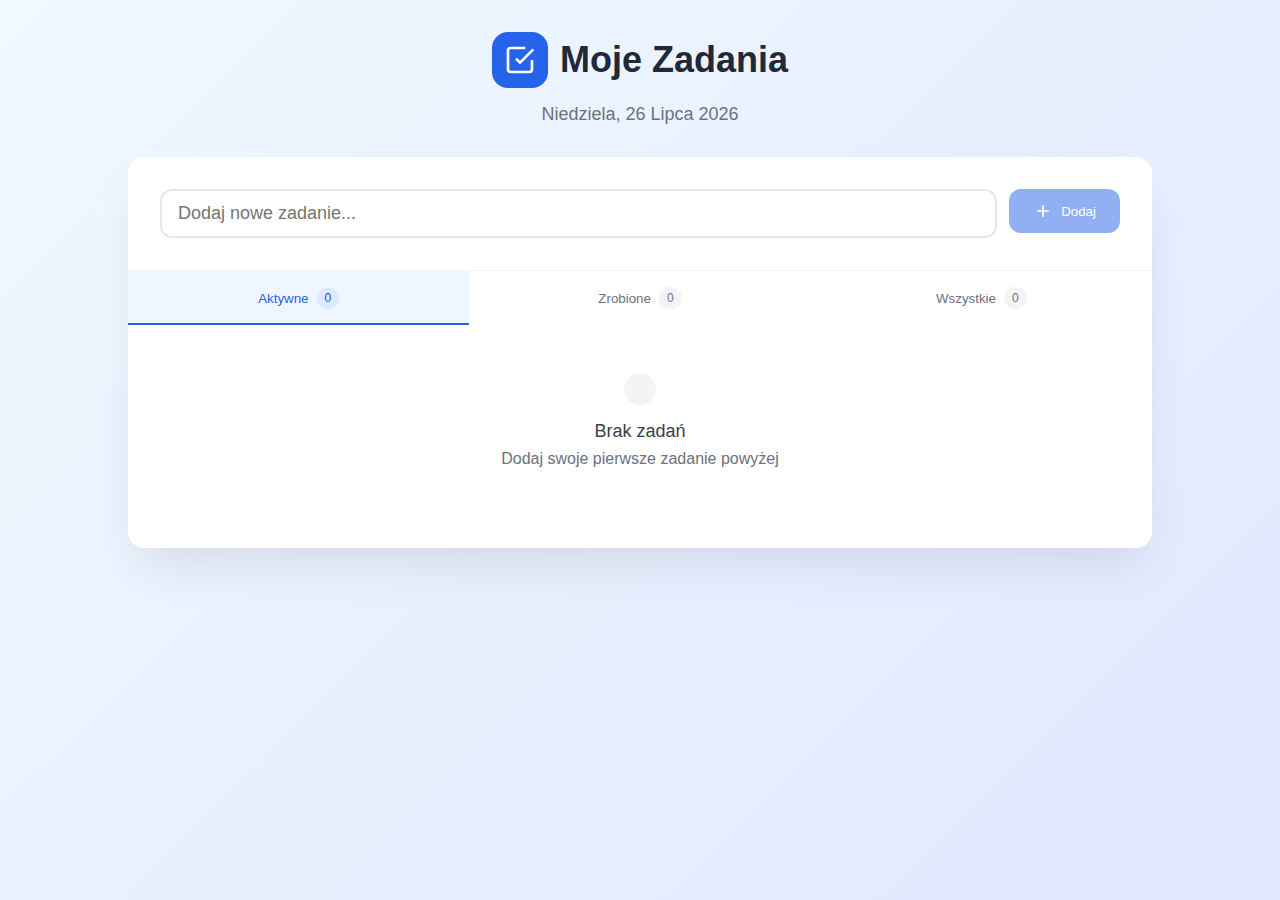
<file: todo/todo.html>
<!DOCTYPE html>
<html lang="pl">
<head>
    <meta charset="UTF-8">
    <meta name="viewport" content="width=device-width, initial-scale=1.0">
    <title>Moje Zadania</title>
    <link rel="stylesheet" href="todo.css">
</head>
<body>
    <div class="app">
        <div class="container">
            <!-- Header -->
            <div class="header">
                <div class="header-content">
                    <div class="header-icon">
                        <svg width="32" height="32" viewBox="0 0 24 24" fill="none" stroke="currentColor" stroke-width="2">
                            <path d="M9 11l3 3L22 4"></path>
                            <path d="M21 12v7a2 2 0 01-2 2H5a2 2 0 01-2-2V5a2 2 0 012-2h11"></path>
                        </svg>
                    </div>
                    <h1>Moje Zadania</h1>
                </div>
                <p class="date" id="currentDate"></p>
            </div>

            <!-- Main Card -->
            <div class="main-card">
                <!-- Form Section -->
                <div class="form-section">
                    <form id="todoForm" class="todo-form">
                        <div class="form-row">
                            <input type="text" id="titleInput" placeholder="Dodaj nowe zadanie..." class="title-input">
                            <button type="submit" id="addButton" class="add-button" disabled>
                                <svg width="20" height="20" viewBox="0 0 24 24" fill="none" stroke="currentColor" stroke-width="2">
                                    <path d="M12 5v14m-7-7h14"></path>
                                </svg>
                                Dodaj
                            </button>
                        </div>
                        
                        <div id="expandedForm" class="expanded-form" style="display: none;">
                            <div class="form-group">
                                <div class="input-with-icon">
                                    <svg class="input-icon" width="20" height="20" viewBox="0 0 24 24" fill="none" stroke="currentColor" stroke-width="2">
                                        <path d="M14 2H6a2 2 0 00-2 2v16a2 2 0 002 2h12a2 2 0 002-2V8z"></path>
                                        <path d="M14 2v6h6M16 13H8M16 17H8M10 9H8"></path>
                                    </svg>
                                    <textarea id="descriptionInput" placeholder="Opis zadania (opcjonalnie)..." rows="3"></textarea>
                                </div>
                            </div>
                            
                            <div class="form-group">
                                <div class="input-with-icon">
                                    <svg class="input-icon" width="20" height="20" viewBox="0 0 24 24" fill="none" stroke="currentColor" stroke-width="2">
                                        <rect x="3" y="4" width="18" height="18" rx="2" ry="2"></rect>
                                        <line x1="16" y1="2" x2="16" y2="6"></line>
                                        <line x1="8" y1="2" x2="8" y2="6"></line>
                                        <line x1="3" y1="10" x2="21" y2="10"></line>
                                    </svg>
                                    <input type="datetime-local" id="deadlineInput">
                                </div>
                            </div>
                            
                            <div class="form-buttons">
                                <button type="button" id="cancelButton" class="cancel-button">Anuluj</button>
                            </div>
                        </div>
                    </form>
                </div>

                <!-- Tabs -->
                <div class="tabs">
                    <button class="tab active" data-tab="active">
                        Aktywne <span class="tab-count" id="activeCount">0</span>
                    </button>
                    <button class="tab" data-tab="completed">
                        Zrobione <span class="tab-count" id="completedCount">0</span>
                    </button>
                    <button class="tab" data-tab="all">
                        Wszystkie <span class="tab-count" id="totalCount">0</span>
                    </button>
                </div>

                <!-- Todo List -->
                <div class="todo-list" id="todoList">
                    <div class="empty-state" id="emptyState">
                        <div class="empty-icon">
                            <svg width="32" height="32" viewBox="0 0 24 24" fill="none" stroke="currentColor" stroke-width="2">
                                <path d="M9 11l3 3L22 4"></path>
                                <path d="M21 12v7a2 2 0 01-2 2H5a2 2 0 01-2-2V5a2 2 0 012-2h11"></path>
                            </svg>
                        </div>
                        <h3>Brak zadań</h3>
                        <p>Dodaj swoje pierwsze zadanie powyżej</p>
                    </div>
                </div>
            </div>
        </div>
    </div>

    <!-- Edit Modal -->
    <div id="editModal" class="modal">
        <div class="modal-content">
            <div class="modal-header">
                <h2>Edytuj zadanie</h2>
                <button id="closeModal" class="close-button">
                    <svg width="20" height="20" viewBox="0 0 24 24" fill="none" stroke="currentColor" stroke-width="2">
                        <line x1="18" y1="6" x2="6" y2="18"></line>
                        <line x1="6" y1="6" x2="18" y2="18"></line>
                    </svg>
                </button>
            </div>
            <form id="editForm" class="modal-form">
                <div class="form-group">
                    <label>Tytuł zadania</label>
                    <input type="text" id="editTitle" required>
                </div>
                <div class="form-group">
                    <label>Opis</label>
                    <div class="input-with-icon">
                        <svg class="input-icon" width="20" height="20" viewBox="0 0 24 24" fill="none" stroke="currentColor" stroke-width="2">
                            <path d="M14 2H6a2 2 0 00-2 2v16a2 2 0 002 2h12a2 2 0 002-2V8z"></path>
                            <path d="M14 2v6h6M16 13H8M16 17H8M10 9H8"></path>
                        </svg>
                        <textarea id="editDescription" rows="4" placeholder="Opis zadania..."></textarea>
                    </div>
                </div>
                <div class="form-group">
                    <label>Termin wykonania</label>
                    <div class="input-with-icon">
                        <svg class="input-icon" width="20" height="20" viewBox="0 0 24 24" fill="none" stroke="currentColor" stroke-width="2">
                            <rect x="3" y="4" width="18" height="18" rx="2" ry="2"></rect>
                            <line x1="16" y1="2" x2="16" y2="6"></line>
                            <line x1="8" y1="2" x2="8" y2="6"></line>
                            <line x1="3" y1="10" x2="21" y2="10"></line>
                        </svg>
                        <input type="datetime-local" id="editDeadline">
                    </div>
                </div>
                <div class="modal-buttons">
                    <button type="button" id="cancelEdit" class="cancel-button">Anuluj</button>
                    <button type="submit" class="save-button">Zapisz zmiany</button>
                </div>
            </form>
        </div>
    </div>

    <script src="todo.js"></script>
</body>
</html>
</file>
<file: todo/todo.css>
* {
    margin: 0;
    padding: 0;
    box-sizing: border-box;
}

body {
    font-family: -apple-system, BlinkMacSystemFont, 'Segoe UI', 'Roboto', sans-serif;
    background: linear-gradient(135deg, #f0f9ff 0%, #e0e7ff 100%);
    min-height: 100vh;
    color: #374151;
}

.app {
    min-height: 100vh;
    padding: 2rem 1rem;
}

.container {
    max-width: 64rem;
    margin: 0 auto;
}

/* Header */
.header {
    text-align: center;
    margin-bottom: 2rem;
}

.header-content {
    display: flex;
    align-items: center;
    justify-content: center;
    gap: 0.75rem;
    margin-bottom: 1rem;
}

.header-icon {
    padding: 0.75rem;
    background: #2563eb;
    border-radius: 1rem;
    color: white;
    display: flex;
    align-items: center;
    justify-content: center;
}

.header h1 {
    font-size: 2.25rem;
    font-weight: bold;
    color: #1f2937;
}

.date {
    font-size: 1.125rem;
    color: #6b7280;
    text-transform: capitalize;
}

/* Main Card */
.main-card {
    background: white;
    border-radius: 1rem;
    box-shadow: 0 25px 50px -12px rgba(0, 0, 0, 0.1);
    overflow: hidden;
}

/* Form Section */
.form-section {
    padding: 2rem;
}

.todo-form {
    display: flex;
    flex-direction: column;
    gap: 1rem;
}

.form-row {
    display: flex;
    gap: 0.75rem;
    align-items: flex-start;
}

.title-input {
    flex: 1;
    padding: 0.75rem 1rem;
    font-size: 1.125rem;
    border: 2px solid #e5e7eb;
    border-radius: 0.75rem;
    outline: none;
    transition: all 0.2s;
}

.title-input:focus {
    border-color: #3b82f6;
    box-shadow: 0 0 0 3px rgba(59, 130, 246, 0.1);
}

.add-button {
    display: flex;
    align-items: center;
    gap: 0.5rem;
    padding: 0.75rem 1.5rem;
    background: #2563eb;
    color: white;
    border: none;
    border-radius: 0.75rem;
    font-weight: 500;
    cursor: pointer;
    transition: all 0.2s;
}

.add-button:hover:not(:disabled) {
    background: #1d4ed8;
}

.add-button:disabled {
    opacity: 0.5;
    cursor: not-allowed;
}

.expanded-form {
    animation: slideDown 0.2s ease-out;
}

@keyframes slideDown {
    from {
        opacity: 0;
        transform: translateY(-10px);
    }
    to {
        opacity: 1;
        transform: translateY(0);
    }
}

.form-group {
    margin-bottom: 1rem;
}

.input-with-icon {
    position: relative;
}

.input-icon {
    position: absolute;
    left: 0.75rem;
    top: 0.75rem;
    color: #9ca3af;
    z-index: 1;
}

.input-with-icon input,
.input-with-icon textarea {
    width: 100%;
    padding: 0.75rem 0.75rem 0.75rem 3rem;
    border: 2px solid #e5e7eb;
    border-radius: 0.75rem;
    outline: none;
    transition: all 0.2s;
    resize: none;
}

.input-with-icon input:focus,
.input-with-icon textarea:focus {
    border-color: #3b82f6;
    box-shadow: 0 0 0 3px rgba(59, 130, 246, 0.1);
}

.form-buttons {
    display: flex;
    gap: 0.5rem;
}

.cancel-button {
    padding: 0.5rem 1rem;
    background: none;
    border: none;
    color: #6b7280;
    cursor: pointer;
    transition: color 0.2s;
}

.cancel-button:hover {
    color: #374151;
}

/* Tabs */
.tabs {
    display: flex;
    border-top: 1px solid #f3f4f6;
}

.tab {
    flex: 1;
    padding: 1rem 1.5rem;
    background: none;
    border: none;
    font-weight: 500;
    color: #6b7280;
    cursor: pointer;
    transition: all 0.2s;
    position: relative;
    display: flex;
    align-items: center;
    justify-content: center;
    gap: 0.5rem;
}

.tab:hover {
    color: #374151;
    background: #f9fafb;
}

.tab.active {
    color: #2563eb;
    background: #eff6ff;
}

.tab.active::after {
    content: '';
    position: absolute;
    bottom: 0;
    left: 0;
    right: 0;
    height: 2px;
    background: #2563eb;
}

.tab-count {
    padding: 0.25rem 0.5rem;
    border-radius: 9999px;
    font-size: 0.75rem;
    background: #f3f4f6;
    color: #6b7280;
}

.tab.active .tab-count {
    background: #dbeafe;
    color: #1d4ed8;
}

/* Todo List */
.todo-list {
    padding: 2rem;
    padding-top: 0;
}

.empty-state {
    text-align: center;
    padding: 3rem;
}

.empty-icon {
    display: flex;
    justify-content: center;
    margin-bottom: 1rem;
}

.empty-icon svg {
    padding: 1rem;
    background: #f3f4f6;
    border-radius: 50%;
    color: #9ca3af;
}

.empty-state h3 {
    font-size: 1.125rem;
    font-weight: 500;
    color: #374151;
    margin-bottom: 0.5rem;
}

.empty-state p {
    color: #6b7280;
}

/* Todo Item */
.todo-item {
    display: flex;
    align-items: flex-start;
    gap: 1rem;
    padding: 1rem;
    border: 2px solid #e5e7eb;
    border-radius: 0.75rem;
    margin-bottom: 0.75rem;
    transition: all 0.2s;
    background: white;
}

.todo-item:hover {
    box-shadow: 0 4px 6px -1px rgba(0, 0, 0, 0.1);
    border-color: #d1d5db;
}

.todo-item.completed {
    background: #f0fdf4;
    border-color: #bbf7d0;
}

.todo-item.overdue {
    background: #fef2f2;
    border-color: #fecaca;
}

.todo-checkbox {
    width: 1.5rem;
    height: 1.5rem;
    border: 2px solid #d1d5db;
    border-radius: 50%;
    background: none;
    cursor: pointer;
    display: flex;
    align-items: center;
    justify-content: center;
    transition: all 0.2s;
    flex-shrink: 0;
    margin-top: 0.125rem;
}

.todo-checkbox:hover {
    border-color: #3b82f6;
    background: #eff6ff;
}

.todo-checkbox.completed {
    background: #10b981;
    border-color: #10b981;
    color: white;
}

.todo-content {
    flex: 1;
    min-width: 0;
}

.todo-title {
    font-weight: 500;
    font-size: 1.125rem;
    color: #1f2937;
    margin-bottom: 0.25rem;
}

.todo-title.completed {
    text-decoration: line-through;
    color: #6b7280;
}

.todo-description {
    font-size: 0.875rem;
    color: #6b7280;
    margin-bottom: 0.5rem;
}

.todo-description.completed {
    color: #9ca3af;
}

.todo-deadline {
    display: flex;
    align-items: center;
    gap: 0.25rem;
    font-size: 0.875rem;
    color: #6b7280;
}

.todo-deadline.overdue {
    color: #dc2626;
}

.todo-deadline.completed {
    color: #9ca3af;
}

.todo-actions {
    display: flex;
    gap: 0.5rem;
    opacity: 0;
    transition: opacity 0.2s;
}

.todo-item:hover .todo-actions {
    opacity: 1;
}

.action-button {
    padding: 0.5rem;
    background: none;
    border: none;
    border-radius: 0.5rem;
    cursor: pointer;
    transition: all 0.2s;
    color: #9ca3af;
}

.action-button:hover {
    background: #f3f4f6;
}

.action-button.edit:hover {
    color: #3b82f6;
    background: #eff6ff;
}

.action-button.delete:hover {
    color: #dc2626;
    background: #fef2f2;
}

/* Modal */
.modal {
    display: none;
    position: fixed;
    top: 0;
    left: 0;
    width: 100%;
    height: 100%;
    background: rgba(0, 0, 0, 0.5);
    z-index: 1000;
    align-items: center;
    justify-content: center;
    padding: 1rem;
}

.modal.active {
    display: flex;
}

.modal-content {
    background: white;
    border-radius: 1rem;
    box-shadow: 0 25px 50px -12px rgba(0, 0, 0, 0.25);
    max-width: 28rem;
    width: 100%;
    max-height: 90vh;
    overflow-y: auto;
}

.modal-header {
    display: flex;
    align-items: center;
    justify-content: space-between;
    padding: 1.5rem;
    border-bottom: 1px solid #f3f4f6;
}

.modal-header h2 {
    font-size: 1.25rem;
    font-weight: 600;
    color: #1f2937;
}

.close-button {
    padding: 0.5rem;
    background: none;
    border: none;
    color: #9ca3af;
    cursor: pointer;
    border-radius: 0.5rem;
    transition: all 0.2s;
}

.close-button:hover {
    color: #6b7280;
    background: #f3f4f6;
}

.modal-form {
    padding: 1.5rem;
}

.modal-form .form-group {
    margin-bottom: 1rem;
}

.modal-form label {
    display: block;
    font-size: 0.875rem;
    font-weight: 500;
    color: #374151;
    margin-bottom: 0.5rem;
}

.modal-form input,
.modal-form textarea {
    width: 100%;
    padding: 0.75rem 1rem;
    border: 2px solid #e5e7eb;
    border-radius: 0.75rem;
    outline: none;
    transition: all 0.2s;
}

.modal-form input:focus,
.modal-form textarea:focus {
    border-color: #3b82f6;
    box-shadow: 0 0 0 3px rgba(59, 130, 246, 0.1);
}

.modal-buttons {
    display: flex;
    gap: 0.75rem;
    padding-top: 1rem;
}

.modal-buttons button {
    flex: 1;
    padding: 0.75rem 1rem;
    border-radius: 0.75rem;
    font-weight: 500;
    cursor: pointer;
    transition: all 0.2s;
}

.modal-buttons .cancel-button {
    background: #f3f4f6;
    border: none;
    color: #374151;
}

.modal-buttons .cancel-button:hover {
    background: #e5e7eb;
}

.save-button {
    background: #2563eb;
    border: none;
    color: white;
}

.save-button:hover {
    background: #1d4ed8;
}

.save-button:disabled {
    opacity: 0.5;
    cursor: not-allowed;
}

/* Responsive */
@media (max-width: 768px) {
    .app {
        padding: 1rem 0.5rem;
    }
    
    .header h1 {
        font-size: 1.875rem;
    }
    
    .form-section {
        padding: 1.5rem;
    }
    
    .todo-list {
        padding: 1.5rem;
        padding-top: 0;
    }
    
    .form-row {
        flex-direction: column;
    }
    
    .tabs {
        flex-direction: column;
    }
    
    .tab {
        text-align: left;
        justify-content: flex-start;
    }
}
</file>
